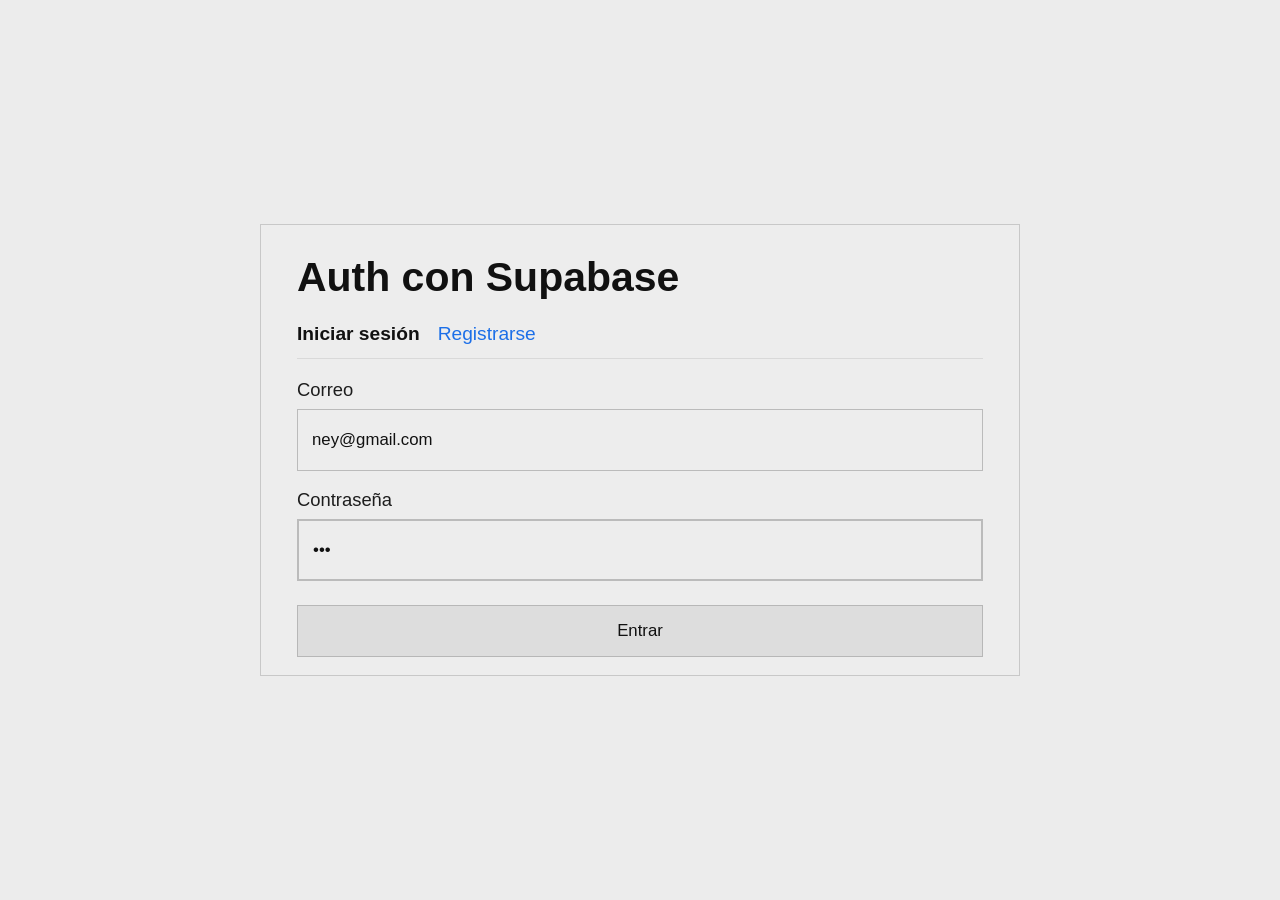
<file: index.html>
<!DOCTYPE html>
<html lang="es">
<head>
    <meta charset="UTF-8">
    <meta name="viewport" content="width=device-width, initial-scale=1.0">
    <title>Auth con Supabase</title>
    <link rel="stylesheet" href="css/styles.css">
</head>
<body>
    <div id="auth-screen" class="auth-shell">
        <div class="auth-card">
            <h1>Auth con Supabase</h1>

            <div class="auth-tabs" aria-label="Autenticación">
                <button type="button" class="tab-btn active" data-tab="login">Iniciar sesión</button>
                <button type="button" class="tab-btn" data-tab="register">Registrarse</button>
            </div>

            <form id="login-form" class="auth-form">
                <div class="form-group">
                    <label for="login-email">Correo</label>
                    <input id="login-email" class="form-control" type="email" value="ney@gmail.com" required>
                </div>

                <div class="form-group">
                    <label for="login-password">Contraseña</label>
                    <input id="login-password" class="form-control password-field" type="password" value="123" required>
                </div>

                <button type="submit" class="btn-primary">Entrar</button>
            </form>

            <form id="register-form" class="auth-form hidden">
                <div class="form-group">
                    <label for="register-name">Nombre (opcional)</label>
                    <input id="register-name" class="form-control" type="text" placeholder="Nicolas">
                </div>

                <div class="form-group">
                    <label for="register-email">Correo</label>
                    <input id="register-email" class="form-control" type="email" placeholder="email@dominio.com" required>
                </div>

                <div class="form-group">
                    <label for="register-password">Contraseña</label>
                    <input id="register-password" class="form-control password-field" type="password" placeholder="Mínimo 6 caracteres" required>
                </div>

                <div class="form-group">
                    <label for="register-confirm-password">Confirmar contraseña</label>
                    <input id="register-confirm-password" class="form-control password-field" type="password" placeholder="Repite la contraseña" required>
                </div>

                <button type="submit" class="btn-primary">Crear cuenta</button>
            </form>

            <div id="auth-message" class="auth-message" aria-live="polite"></div>
        </div>
    </div>

    <div id="app-screen" class="app-shell hidden">
        <div class="topbar">
            <div class="socials">
                <span class="social-pill">f</span>
                <span class="social-pill">Y</span>
                <span class="social-pill">▶</span>
            </div>
            <div class="socials">
                <span>Facebook</span>
                <span>YouTube</span>
                <span>Booking.com</span>
            </div>
        </div>

        <div class="app-layout">
            <aside class="sidebar">
                <div>
                    <div class="sidebar-brand">Mi App</div>
                    <nav class="sidebar-nav">
                        <a class="nav-link active" href="#">Inicio</a>
                        <a class="nav-link" href="#">Perfil</a>
                    </nav>
                </div>

                <div class="user-card">
                    <div class="user-info">
                        <span class="avatar" id="sidebar-avatar">N</span>
                        <div class="user-meta">
                            <span class="user-name" id="sidebar-name">Ney</span>
                            <span class="user-email" id="sidebar-email">ney@gmail.com</span>
                        </div>
                    </div>
                    <button type="button" class="btn-logout" id="logout-btn">Cerrar sesión</button>
                </div>
            </aside>

            <main class="content-panel">
                <div class="main-card">
                    <div class="eyebrow">Panel de ejemplo</div>
                    <h2>Hola, <span id="app-user-name">Ney</span></h2>

                    <div class="stat-grid">
                        <div class="stat-box">
                            <div class="stat-label">Sesión</div>
                            <div class="stat-value green">Activa</div>
                        </div>
                        <div class="stat-box">
                            <div class="stat-label">Módulo</div>
                            <div class="stat-value blue">Demo</div>
                        </div>
                        <div class="stat-box">
                            <div class="stat-label">Páginas</div>
                            <div class="stat-value purple">2</div>
                        </div>
                    </div>

                    <div class="summary-card">
                        <h3>Resumen</h3>
                        <p>Esta es una pantalla de muestra después del login. En tu proyecto puedes poner aquí listados, métricas o accesos rápidos.</p>
                        <ul>
                            <li>Navega a Perfil para ver datos del usuario.</li>
                            <li>Ambas páginas están protegidas: sin sesión vuelves al login.</li>
                            <li>Cambia textos y menús según tu aplicación.</li>
                        </ul>
                    </div>
                </div>
            </main>
        </div>
    </div>

    <script src="js/app.js"></script>
</body>
</html>
</file>
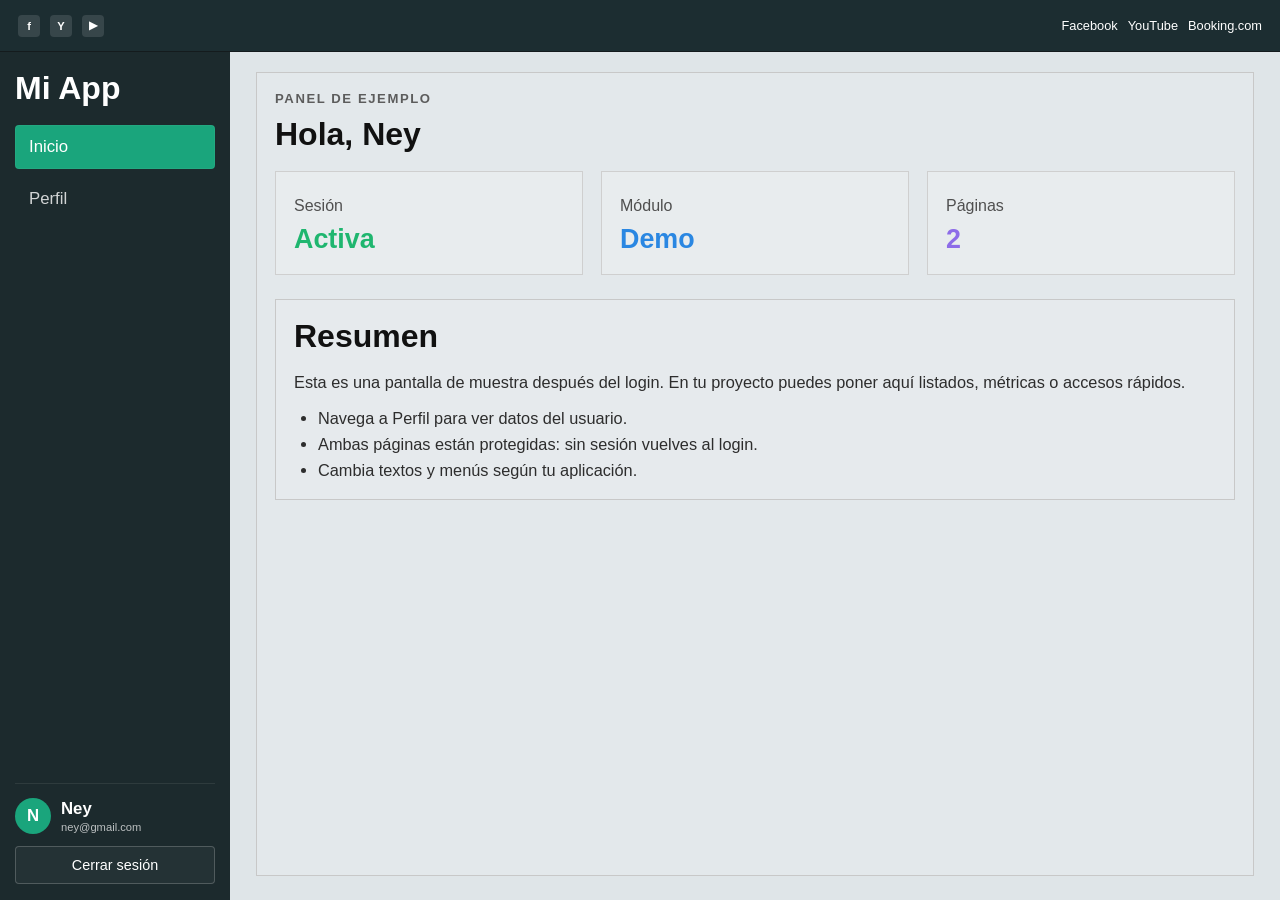
<file: dashboard.html>
<!DOCTYPE html>
<html lang="es">
<head>
    <meta charset="UTF-8">
    <meta name="viewport" content="width=device-width, initial-scale=1.0">
    <title>Inicio - Panel</title>
    <link rel="stylesheet" href="css/styles.css">
</head>
<body class="app-shell">
    <div class="topbar">
        <div class="socials">
            <span class="social-pill">f</span>
            <span class="social-pill">Y</span>
            <span class="social-pill">▶</span>
        </div>
        <div class="socials">
            <span>Facebook</span>
            <span>YouTube</span>
            <span>Booking.com</span>
        </div>
    </div>

    <div class="app-layout">
        <aside class="sidebar">
            <div>
                <div class="sidebar-brand">Mi App</div>
                <nav class="sidebar-nav">
                    <a class="nav-link active" href="#">Inicio</a>
                    <a class="nav-link" href="#">Perfil</a>
                </nav>
            </div>

            <div class="user-card">
                <div class="user-info">
                    <span class="avatar" id="user-avatar">N</span>
                    <div class="user-meta">
                        <span class="user-name" id="user-name">Ney</span>
                        <span class="user-email" id="user-email">ney@gmail.com</span>
                    </div>
                </div>
                <button type="button" class="btn-logout" id="btn-logout">Cerrar sesión</button>
            </div>
        </aside>

        <main class="content-panel">
            <div class="main-card">
                <div class="eyebrow">Panel de ejemplo</div>
                <h2>Hola, <span id="welcome-name">Ney</span></h2>

                <div class="stat-grid">
                    <div class="stat-box">
                        <div class="stat-label">Sesión</div>
                        <div class="stat-value green">Activa</div>
                    </div>
                    <div class="stat-box">
                        <div class="stat-label">Módulo</div>
                        <div class="stat-value blue">Demo</div>
                    </div>
                    <div class="stat-box">
                        <div class="stat-label">Páginas</div>
                        <div class="stat-value purple">2</div>
                    </div>
                </div>

                <div class="summary-card">
                    <h3>Resumen</h3>
                    <p>Esta es una pantalla de muestra después del login. En tu proyecto puedes poner aquí listados, métricas o accesos rápidos.</p>
                    <ul>
                        <li>Navega a Perfil para ver datos del usuario.</li>
                        <li>Ambas páginas están protegidas: sin sesión vuelves al login.</li>
                        <li>Cambia textos y menús según tu aplicación.</li>
                    </ul>
                </div>
            </div>
        </main>
    </div>
</body>
</html>
</file>
<file: css/styles.css>
:root {
    --page-bg: #ececec;
    --panel-bg: #f3f3f3;
    --panel-edge: #c8c8c8;
    --text: #1a1a1a;
    --muted: #666;
    --blue: #1c6fe8;
    --blue-soft: #0b60d6;
    --warning: #f57c25;
    --warning-dark: #d95c0d;
    --alert: #d6482a;
    --sidebar-bg: #1c2a2d;
    --sidebar-strong: #101d20;
    --sidebar-pill: #1aa57c;
    --sidebar-pill-dark: #0d7b5e;
    --topbar-dark: #1c2d31;
    --gray-200: #d9d9d9;
    --gray-300: #bbbbbb;
    --gray-700: #4a4a4a;
}

* {
    box-sizing: border-box;
    margin: 0;
    padding: 0;
    font-family: "Segoe UI", Tahoma, Geneva, Verdana, sans-serif;
}

html, body {
    min-height: 100%;
    background: var(--page-bg);
    color: var(--text);
}

body {
    min-height: 100vh;
}

.hidden {
    display: none !important;
}

.auth-shell {
    min-height: 100vh;
    display: grid;
    place-items: center;
    background: var(--page-bg);
    padding: 32px;
}

.auth-card {
    width: min(760px, 100%);
    background: rgba(255, 255, 255, 0.06);
    border: 1px solid var(--panel-edge);
    padding: 28px 36px 18px;
}

.auth-card h1 {
    font-size: clamp(2.2rem, 3.2vw, 3.8rem);
    font-weight: 700;
    line-height: 1.2;
    margin-bottom: 18px;
    color: #111;
}

.auth-tabs {
    display: flex;
    align-items: center;
    gap: 18px;
    border-bottom: 1px solid var(--gray-200);
    padding-bottom: 10px;
    margin-bottom: 20px;
}

.tab-btn {
    background: none;
    border: 0;
    cursor: pointer;
    font-size: clamp(1.2rem, 1.4vw, 1.7rem);
    font-weight: 500;
    color: var(--blue);
    padding: 0;
    line-height: 1.4;
}

.tab-btn.active {
    color: #111;
    font-weight: 700;
}

.auth-form {
    display: flex;
    flex-direction: column;
    gap: 18px;
}

.form-group {
    display: flex;
    flex-direction: column;
    gap: 8px;
}

.form-group label {
    font-size: 1.15rem;
    font-weight: 500;
    color: #1d1d1d;
}

.form-control {
    width: 100%;
    height: 62px;
    border: 1px solid var(--gray-300);
    background: transparent;
    padding: 12px 14px;
    font-size: 1.05rem;
    color: #111;
    border-radius: 0;
    outline: none;
}

.form-control:focus {
    border-color: #111;
    box-shadow: 0 0 0 2px rgba(17, 17, 17, 0.06);
}

.form-control::placeholder {
    color: #888;
}

.password-field {
    border-width: 2px;
}

.btn-primary {
    margin-top: 6px;
    height: 52px;
    border: 1px solid #b7b7b7;
    background: #dddddd;
    color: #111;
    font-size: 1.05rem;
    font-weight: 500;
    cursor: pointer;
    transition: filter 0.15s ease;
}

.btn-primary:hover {
    filter: brightness(0.98);
}

.auth-message {
    min-height: 42px;
    display: flex;
    align-items: center;
    gap: 12px;
    margin-top: 18px;
    color: var(--alert);
    font-size: clamp(1.1rem, 1.8vw, 2rem);
    font-weight: 700;
    line-height: 1.3;
}

.auth-message:empty {
    display: none;
}

.message-icon {
    width: 32px;
    height: 32px;
    border-radius: 8px;
    background: var(--warning);
    color: #fff;
    display: inline-flex;
    align-items: center;
    justify-content: center;
    font-size: 1.05rem;
    font-weight: 700;
    line-height: 1;
    box-shadow: 0 1px 0 rgba(0,0,0,0.08);
}

.app-shell {
    min-height: 100vh;
    background: #dfe5e8;
}

.topbar {
    height: 52px;
    background: var(--topbar-dark);
    border-bottom: 1px solid #141b1d;
    display: flex;
    align-items: center;
    justify-content: space-between;
    padding: 0 18px;
    color: white;
}

.topbar .socials {
    display: flex;
    align-items: center;
    gap: 10px;
    font-size: 0.8rem;
}

.social-pill {
    width: 22px;
    height: 22px;
    border-radius: 4px;
    background: rgba(255,255,255,0.12);
    display: inline-flex;
    align-items: center;
    justify-content: center;
    font-size: 0.7rem;
    font-weight: 700;
}

.app-layout {
    display: flex;
    min-height: calc(100vh - 52px);
}

.sidebar {
    width: 230px;
    background: var(--sidebar-bg);
    padding: 18px 15px 16px;
    display: flex;
    flex-direction: column;
    justify-content: space-between;
    min-height: calc(100vh - 52px);
}

.sidebar-brand {
    font-size: 2rem;
    font-weight: 700;
    color: #fff;
    margin-bottom: 18px;
}

.sidebar-nav {
    display: flex;
    flex-direction: column;
    gap: 8px;
}

.nav-link {
    display: block;
    padding: 12px 14px;
    text-decoration: none;
    color: rgba(255,255,255,0.8);
    font-size: 1.05rem;
    font-weight: 500;
    border-radius: 4px;
    transition: background 0.15s ease;
}

.nav-link.active {
    background: var(--sidebar-pill);
    color: #fff;
    box-shadow: inset 0 0 0 1px rgba(255,255,255,0.04);
}

.user-card {
    margin-top: 16px;
    border-top: 1px solid rgba(255,255,255,0.08);
    padding-top: 14px;
}

.user-info {
    display: flex;
    align-items: center;
    gap: 10px;
    margin-bottom: 12px;
}

.avatar {
    width: 36px;
    height: 36px;
    border-radius: 50%;
    background: var(--sidebar-pill);
    color: #fff;
    font-weight: 700;
    display: grid;
    place-items: center;
    font-size: 1.05rem;
}

.user-meta {
    display: flex;
    flex-direction: column;
    gap: 2px;
    color: white;
}

.user-name {
    font-size: 1.05rem;
    font-weight: 700;
}

.user-email {
    font-size: 0.7rem;
    color: rgba(255,255,255,0.7);
}

.btn-logout {
    width: 100%;
    height: 38px;
    background: rgba(255,255,255,0.04);
    border: 1px solid rgba(255,255,255,0.2);
    color: #fff;
    border-radius: 4px;
    font-size: 0.9rem;
    cursor: pointer;
}

.content-panel {
    flex: 1;
    padding: 20px 26px 18px;
}

.main-card {
    background: rgba(255,255,255,0.12);
    border: 1px solid var(--panel-edge);
    min-height: calc(100vh - 96px);
    padding: 18px 18px 14px;
}

.main-card h2 {
    font-size: clamp(2rem, 2.3vw, 3rem);
    margin-bottom: 18px;
    font-weight: 700;
    color: #111;
}

.eyebrow {
    color: #5c5c5c;
    font-size: 0.82rem;
    font-weight: 700;
    letter-spacing: 0.12em;
    text-transform: uppercase;
    margin-bottom: 10px;
}

.stat-grid {
    display: grid;
    grid-template-columns: repeat(3, minmax(180px, 1fr));
    gap: 18px;
    margin-bottom: 24px;
}

.stat-box {
    background: rgba(255,255,255,0.16);
    border: 1px solid #cfcfcf;
    padding: 18px 18px 12px;
    min-height: 104px;
    display: flex;
    flex-direction: column;
    justify-content: center;
}

.stat-label {
    font-size: 1rem;
    color: #4f4f4f;
    margin-bottom: 8px;
}

.stat-value {
    font-size: clamp(1.4rem, 2.1vw, 2.3rem);
    font-weight: 700;
    line-height: 1.2;
}

.stat-value.green {
    color: #1fb66f;
}

.stat-value.blue {
    color: #2a87e2;
}

.stat-value.purple {
    color: #8d6ce8;
}

.summary-card {
    background: rgba(255,255,255,0.1);
    border: 1px solid var(--panel-edge);
    padding: 18px 18px 16px;
}

.summary-card h3 {
    font-size: 2rem;
    margin-bottom: 14px;
    color: #111;
}

.summary-card p,
.summary-card li {
    font-size: 1.02rem;
    line-height: 1.6;
    color: #2d2d2d;
}

.summary-card ul {
    padding-left: 24px;
    margin-top: 10px;
}

@media (max-width: 768px) {
    .auth-card {
        padding: 20px 22px 16px;
    }

    .auth-tabs {
        gap: 12px;
        flex-wrap: wrap;
    }

    .form-control {
        height: 54px;
    }

    .app-layout {
        flex-direction: column;
    }

    .sidebar {
        width: 100%;
        min-height: auto;
    }

    .stat-grid {
        grid-template-columns: 1fr;
    }
}
</file>
